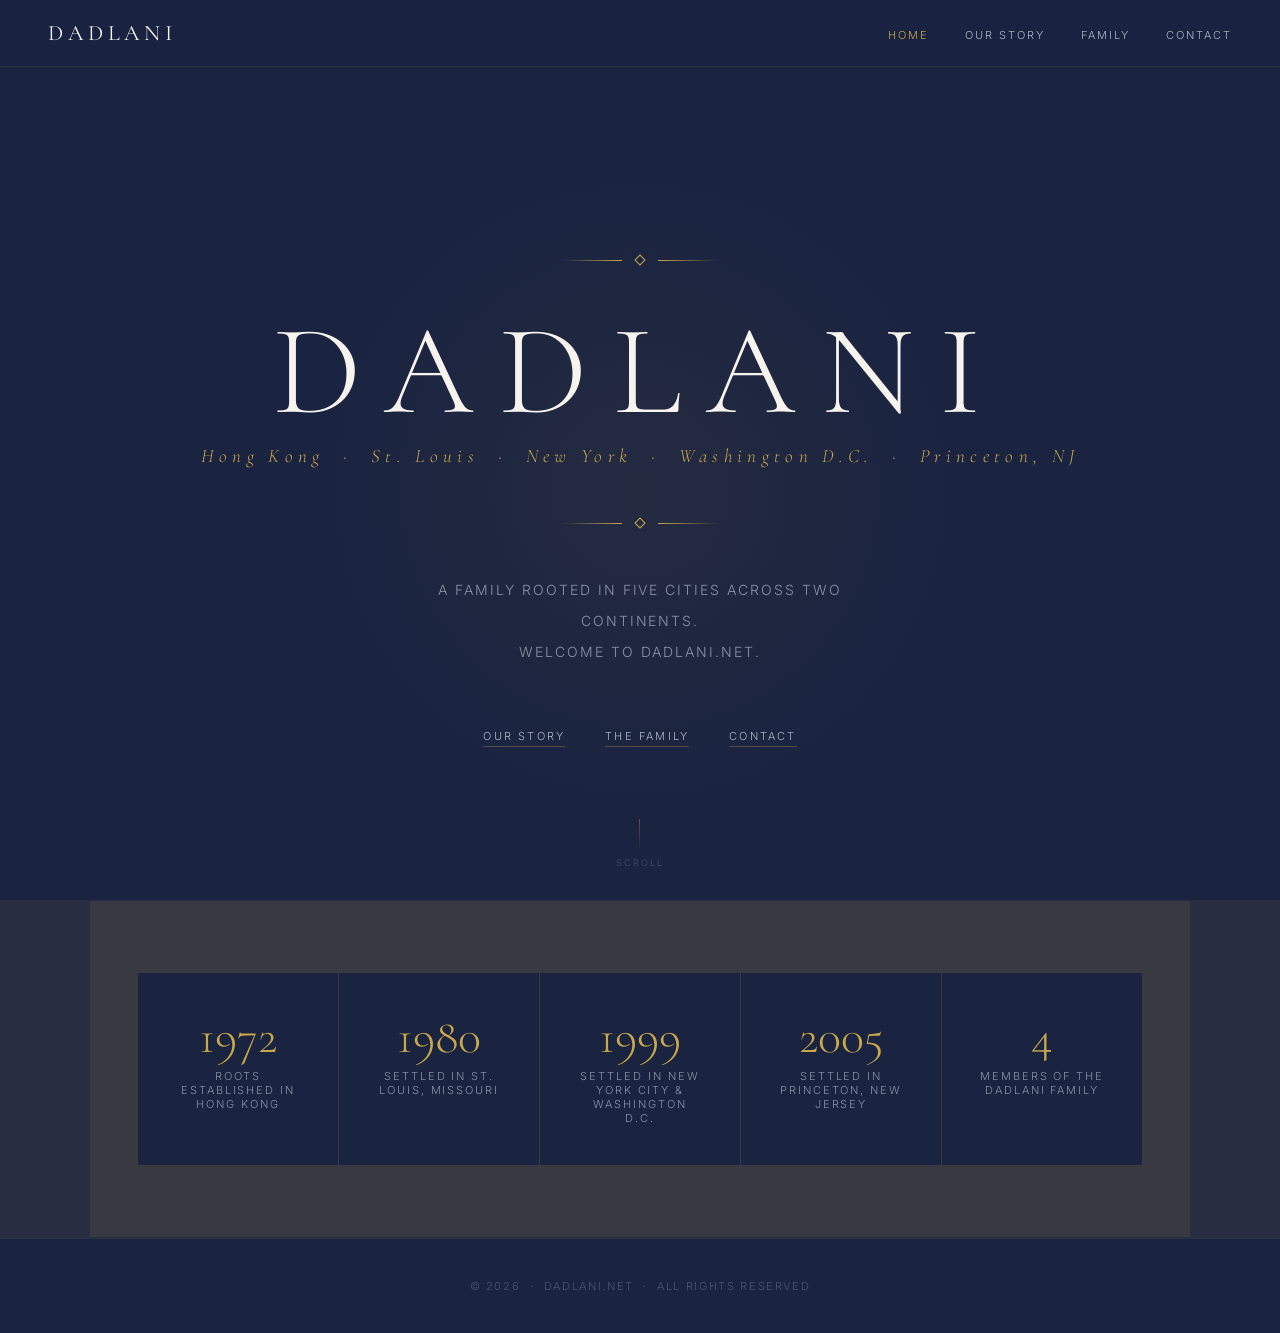
<file: index.html>
<!DOCTYPE html>
<html lang="en">
<head>
  <meta charset="UTF-8" />
  <meta name="viewport" content="width=device-width, initial-scale=1.0" />
  <title>Dadlani Family · dadlani.net</title>
  <link rel="stylesheet" href="style.css" />
  <style>
    /* ── HOME HERO ── */
    .home-hero {
      min-height: calc(100vh - 80px);
      display: flex;
      flex-direction: column;
      align-items: center;
      justify-content: center;
      text-align: center;
      padding: 80px 24px 60px;
      position: relative;
      overflow: hidden;
    }

    .home-hero::before {
      content: '';
      position: absolute;
      top: 50%; left: 50%;
      transform: translate(-50%, -50%);
      width: 700px; height: 700px;
      background: radial-gradient(circle, rgba(201,168,76,0.06) 0%, transparent 65%);
      pointer-events: none;
    }

    .home-crest { margin-bottom: 44px; }

    .home-name {
      font-family: 'Cormorant Garamond', serif;
      font-weight: 300;
      font-size: clamp(64px, 11vw, 128px);
      letter-spacing: 0.2em;
      text-transform: uppercase;
      color: var(--cream);
      line-height: 1;
      margin-bottom: 8px;
    }

    .home-sub {
      font-family: 'Cormorant Garamond', serif;
      font-style: italic;
      font-weight: 300;
      font-size: clamp(14px, 2vw, 19px);
      letter-spacing: 0.28em;
      color: var(--gold);
      margin-bottom: 52px;
    }

    .home-tagline {
      font-size: clamp(12px, 1.5vw, 14px);
      letter-spacing: 0.14em;
      text-transform: uppercase;
      color: var(--slate);
      max-width: 440px;
      line-height: 2.2;
      margin-bottom: 56px;
    }

    .home-nav-links {
      display: flex;
      gap: 40px;
      list-style: none;
      flex-wrap: wrap;
      justify-content: center;
    }

    .home-nav-links a {
      font-size: 11px;
      letter-spacing: 0.2em;
      text-transform: uppercase;
      color: var(--slate-lt);
      border-bottom: 1px solid rgba(201,168,76,0.3);
      padding-bottom: 3px;
      transition: color 0.2s, border-color 0.2s;
    }

    .home-nav-links a:hover {
      color: var(--gold);
      border-color: var(--gold);
    }

    /* ── SCROLL INDICATOR ── */
    .scroll-hint {
      position: absolute;
      bottom: 32px;
      left: 50%;
      transform: translateX(-50%);
      display: flex;
      flex-direction: column;
      align-items: center;
      gap: 6px;
    }

    .scroll-hint span {
      font-size: 9px;
      letter-spacing: 0.22em;
      text-transform: uppercase;
      color: rgba(138,147,166,0.4);
    }

    .scroll-hint-line {
      width: 1px;
      height: 32px;
      background: linear-gradient(to bottom, rgba(201,168,76,0.4), transparent);
      animation: scrollPulse 2s ease-in-out infinite;
    }

    @keyframes scrollPulse {
      0%, 100% { opacity: 0.3; }
      50% { opacity: 1; }
    }

    /* ── INTRO STRIP ── */
    .intro-strip {
      max-width: var(--max);
      margin: 0 auto;
      padding: 72px 48px;
      display: grid;
      grid-template-columns: repeat(5, 1fr);
      gap: 1px;
      background: rgba(201,168,76,0.1);
    }

    .intro-item {
      background: var(--navy);
      padding: 40px 36px;
      text-align: center;
    }

    .intro-number {
      font-family: 'Cormorant Garamond', serif;
      font-size: 48px;
      font-weight: 300;
      color: var(--gold);
      line-height: 1;
      margin-bottom: 8px;
    }

    .intro-label {
      font-size: 11px;
      letter-spacing: 0.18em;
      text-transform: uppercase;
      color: var(--slate);
    }

    /* ── ANIMATIONS ── */
    @media (prefers-reduced-motion: no-preference) {
      .home-crest, .home-name, .home-sub, .home-crest2, .home-tagline, .home-nav-links {
        opacity: 0;
        animation: fadeUp 0.9s ease forwards;
      }
      .home-crest       { animation-delay: 0.1s; }
      .home-name        { animation-delay: 0.3s; }
      .home-sub         { animation-delay: 0.45s; }
      .home-crest2      { animation-delay: 0.45s; }
      .home-tagline     { animation-delay: 0.6s; }
      .home-nav-links   { animation-delay: 0.75s; }

      @keyframes fadeUp {
        from { opacity: 0; transform: translateY(16px); }
        to   { opacity: 1; transform: translateY(0); }
      }
    }

    @media (max-width: 768px) {
      .intro-strip { grid-template-columns: 1fr 1fr; padding: 40px 24px; }
    }
    @media (max-width: 480px) {
      .intro-strip { grid-template-columns: 1fr; }
      .home-nav-links { gap: 24px; }
    }
  </style>
</head>
<body>

<nav>
  <a class="nav-logo" href="/">Dad<span>lani</span></a>
  <ul class="nav-links">
    <li><a href="/" class="active">Home</a></li>
    <li><a href="/history/">Our Story</a></li>
    <li><a href="/family/">Family</a></li>
    <li><a href="/contact/">Contact</a></li>
  </ul>
</nav>

<main>
  <section class="home-hero">
    <div class="crest home-crest">
      <div class="crest-line"></div>
      <div class="crest-diamond"></div>
      <div class="crest-line-r"></div>
    </div>

    <h1 class="home-name">Dadlani</h1>
    <p class="home-sub">Hong Kong &nbsp;·&nbsp; St. Louis &nbsp;·&nbsp; New York &nbsp;·&nbsp; Washington D.C. &nbsp;·&nbsp; Princeton, NJ</p>

    <div class="crest home-crest2" style="margin-bottom: 48px;">
      <div class="crest-line"></div>
      <div class="crest-diamond"></div>
      <div class="crest-line-r"></div>
    </div>

    <p class="home-tagline">A family rooted in five cities across two continents.<br>Welcome to dadlani.net.</p>

    <ul class="home-nav-links">
      <li><a href="/history/">Our Story</a></li>
      <li><a href="/family/">The Family</a></li>
      <li><a href="/contact/">Contact</a></li>
    </ul>

    <div class="scroll-hint" aria-hidden="true">
      <div class="scroll-hint-line"></div>
      <span>Scroll</span>
    </div>
  </section>

  <div style="background: rgba(201,168,76,0.08); padding: 1px 0;">
    <div class="intro-strip">
      <div class="intro-item">
        <div class="intro-number">1972</div>
        <div class="intro-label">Roots established in Hong Kong</div>
      </div>
      <div class="intro-item">
        <div class="intro-number">1980</div>
        <div class="intro-label">Settled in St. Louis, Missouri</div>
      </div>
      <div class="intro-item">
        <div class="intro-number">1999</div>
        <div class="intro-label">Settled in New York City &amp; Washington D.C.</div>
      </div>
      <div class="intro-item">
        <div class="intro-number">2005</div>
        <div class="intro-label">Settled in Princeton, New Jersey</div>
      </div>
      <div class="intro-item">
        <div class="intro-number">4</div>
        <div class="intro-label">Members of the Dadlani family</div>
      </div>
    </div>
  </div>
</main>

<footer>
  <p>&copy; 2026 &nbsp;·&nbsp; dadlani.net &nbsp;·&nbsp; All rights reserved</p>
</footer>

</body>
</html>
</file>
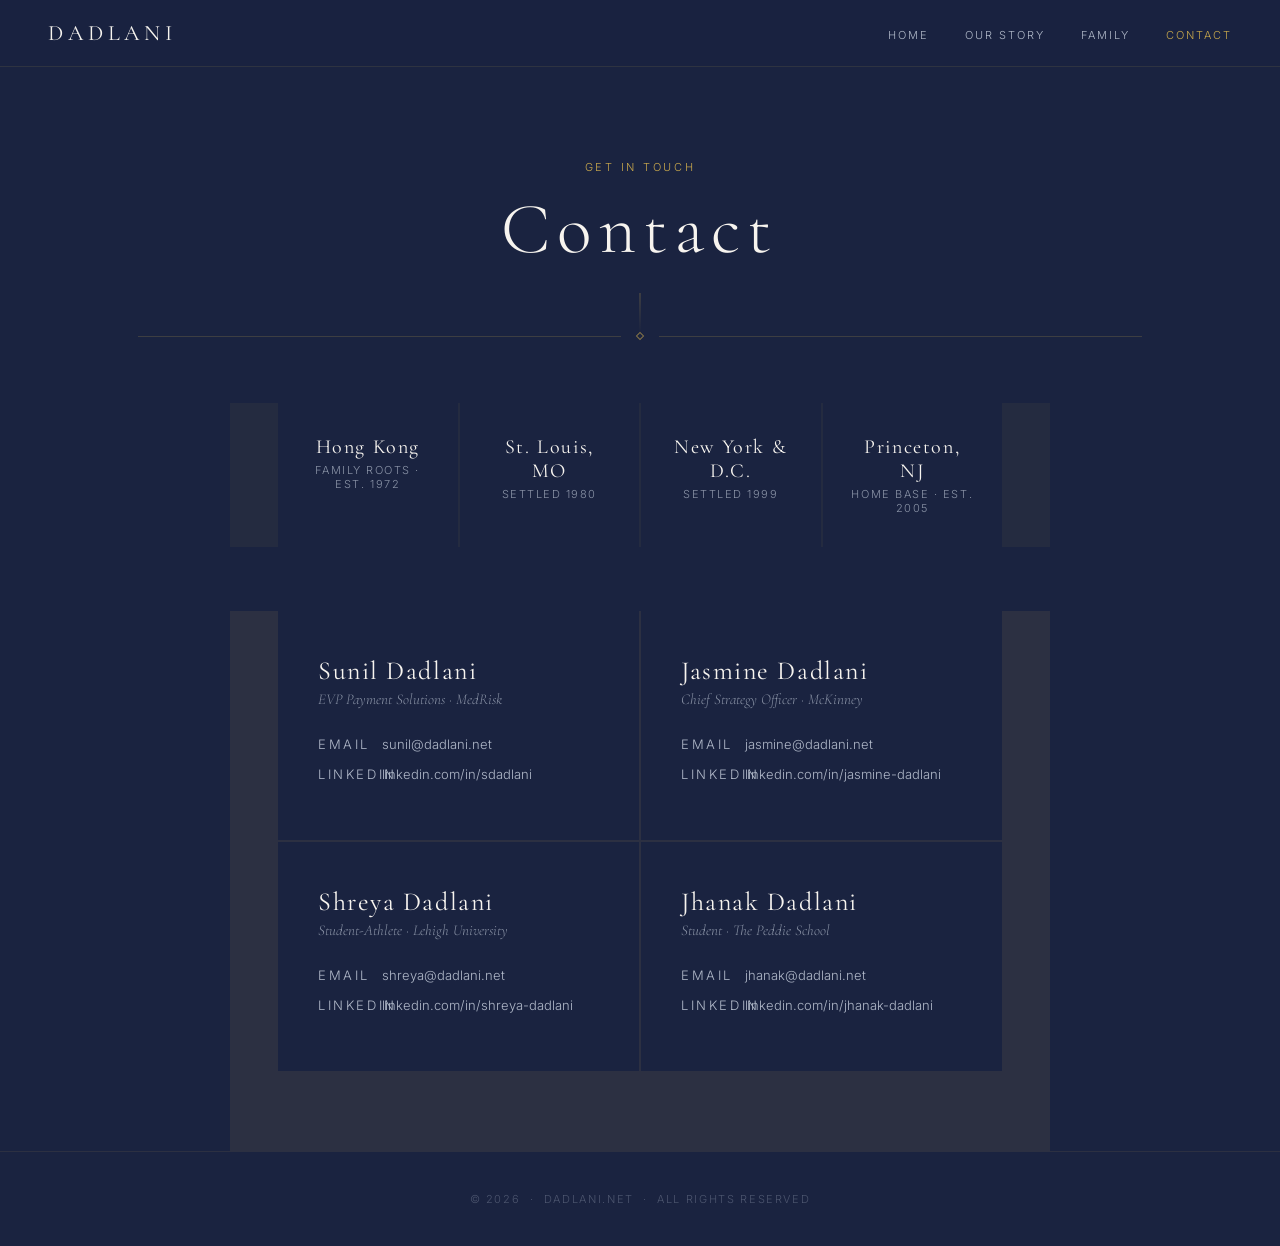
<file: contact/index.html>
<!DOCTYPE html>
<html lang="en">
<head>
  <meta charset="UTF-8" />
  <meta name="viewport" content="width=device-width, initial-scale=1.0" />
  <title>Contact · Dadlani Family</title>
  <link rel="stylesheet" href="../style.css" />
  <style>
    .contact-grid {
      max-width: 820px;
      margin: 0 auto;
      padding: 0 48px 80px;
      display: grid;
      grid-template-columns: 1fr 1fr;
      gap: 2px;
      background: rgba(201,168,76,0.1);
    }

    .contact-card {
      background: var(--navy);
      padding: 44px 40px;
      transition: background 0.3s;
    }

    .contact-card:hover { background: var(--navy-lt); }

    .contact-name {
      font-family: 'Cormorant Garamond', serif;
      font-weight: 400;
      font-size: 26px;
      letter-spacing: 0.06em;
      color: var(--cream);
      margin-bottom: 4px;
    }

    .contact-role {
      font-family: 'Cormorant Garamond', serif;
      font-style: italic;
      font-size: 15px;
      color: var(--slate);
      margin-bottom: 28px;
    }

    .contact-item {
      display: flex;
      align-items: center;
      gap: 12px;
      margin-bottom: 14px;
    }

    .contact-item-label {
      font-size: 10px;
      letter-spacing: 0.2em;
      text-transform: uppercase;
      color: var(--gold);
      width: 52px;
      flex-shrink: 0;
    }

    .contact-item a,
    .contact-item span {
      font-size: 13px;
      color: var(--slate-lt);
      font-weight: 300;
      transition: color 0.2s;
    }

    .contact-item a:hover { color: var(--gold-lt); }

    /* ── LOCATION STRIP ── */
    .location-strip {
      max-width: 820px;
      margin: 0 auto 64px;
      padding: 0 48px;
      display: flex;
      gap: 2px;
      background: rgba(201,168,76,0.06);
    }

    .location-item {
      flex: 1;
      background: var(--navy);
      padding: 32px 28px;
      text-align: center;
    }

    .location-city {
      font-family: 'Cormorant Garamond', serif;
      font-weight: 400;
      font-size: 20px;
      letter-spacing: 0.08em;
      color: var(--cream);
      margin-bottom: 4px;
    }

    .location-detail {
      font-size: 11px;
      letter-spacing: 0.14em;
      text-transform: uppercase;
      color: var(--slate);
    }

    @media (max-width: 640px) {
      .contact-grid { grid-template-columns: 1fr; padding: 0 0 60px; }
      .contact-card { padding: 36px 24px; }
      .location-strip { flex-direction: column; padding: 0 0 0; }
    }
  </style>
</head>
<body>

<nav>
  <a class="nav-logo" href="/">Dad<span>lani</span></a>
  <ul class="nav-links">
    <li><a href="/">Home</a></li>
    <li><a href="/history/">Our Story</a></li>
    <li><a href="/family/">Family</a></li>
    <li><a href="/contact/" class="active">Contact</a></li>
  </ul>
</nav>

<main>
  <div class="page-hero">
    <p class="eyebrow">Get in Touch</p>
    <h1 class="page-title">Contact</h1>
  </div>

  <div class="rule">
    <div class="rule-line"></div>
    <div class="rule-diamond"></div>
    <div class="rule-line"></div>
  </div>

  <div class="location-strip">
    <div class="location-item">
      <div class="location-city">Hong Kong</div>
      <div class="location-detail">Family roots · Est. 1972</div>
    </div>
    <div class="location-item">
      <div class="location-city">St. Louis, MO</div>
      <div class="location-detail">Settled 1980</div>
    </div>
    <div class="location-item">
      <div class="location-city">New York &amp; D.C.</div>
      <div class="location-detail">Settled 1999</div>
    </div>
    <div class="location-item">
      <div class="location-city">Princeton, NJ</div>
      <div class="location-detail">Home base · Est. 2005</div>
    </div>
  </div>

  <div class="contact-grid">

    <div class="contact-card">
      <div class="contact-name">Sunil Dadlani</div>
      <div class="contact-role">EVP Payment Solutions · MedRisk</div>
      <div class="contact-item">
        <span class="contact-item-label">Email</span>
        <a href="mailto:sunil@dadlani.net">sunil@dadlani.net</a>
      </div>
      <div class="contact-item">
        <span class="contact-item-label">LinkedIn</span>
        <a href="https://www.linkedin.com/in/sdadlani/" target="_blank" rel="noopener">linkedin.com/in/sdadlani</a>
      </div>
    </div>

    <div class="contact-card">
      <div class="contact-name">Jasmine Dadlani</div>
      <div class="contact-role">Chief Strategy Officer · McKinney</div>
      <div class="contact-item">
        <span class="contact-item-label">Email</span>
        <a href="mailto:jasmine@dadlani.net">jasmine@dadlani.net</a>
      </div>
      <div class="contact-item">
        <span class="contact-item-label">LinkedIn</span>
        <a href="https://www.linkedin.com/in/jasmine-dadlani-44a48942/" target="_blank" rel="noopener">linkedin.com/in/jasmine-dadlani</a>
      </div>
    </div>

    <div class="contact-card">
      <div class="contact-name">Shreya Dadlani</div>
      <div class="contact-role">Student-Athlete · Lehigh University</div>
      <div class="contact-item">
        <span class="contact-item-label">Email</span>
        <a href="mailto:shreya@dadlani.net">shreya@dadlani.net</a>
      </div>
      <div class="contact-item">
        <span class="contact-item-label">LinkedIn</span>
        <a href="https://www.linkedin.com/in/shreya-dadlani-7273b6394/" target="_blank" rel="noopener">linkedin.com/in/shreya-dadlani</a>
      </div>
    </div>

    <div class="contact-card">
      <div class="contact-name">Jhanak Dadlani</div>
      <div class="contact-role">Student · The Peddie School</div>
      <div class="contact-item">
        <span class="contact-item-label">Email</span>
        <a href="mailto:jhanak@dadlani.net">jhanak@dadlani.net</a>
      </div>
      <div class="contact-item">
        <span class="contact-item-label">LinkedIn</span>
        <a href="https://www.linkedin.com/in/jhanak-dadlani-320503387/" target="_blank" rel="noopener">linkedin.com/in/jhanak-dadlani</a>
      </div>
    </div>

  </div>
</main>

<footer>
  <p>&copy; 2026 &nbsp;·&nbsp; dadlani.net &nbsp;·&nbsp; All rights reserved</p>
</footer>

</body>
</html>
</file>
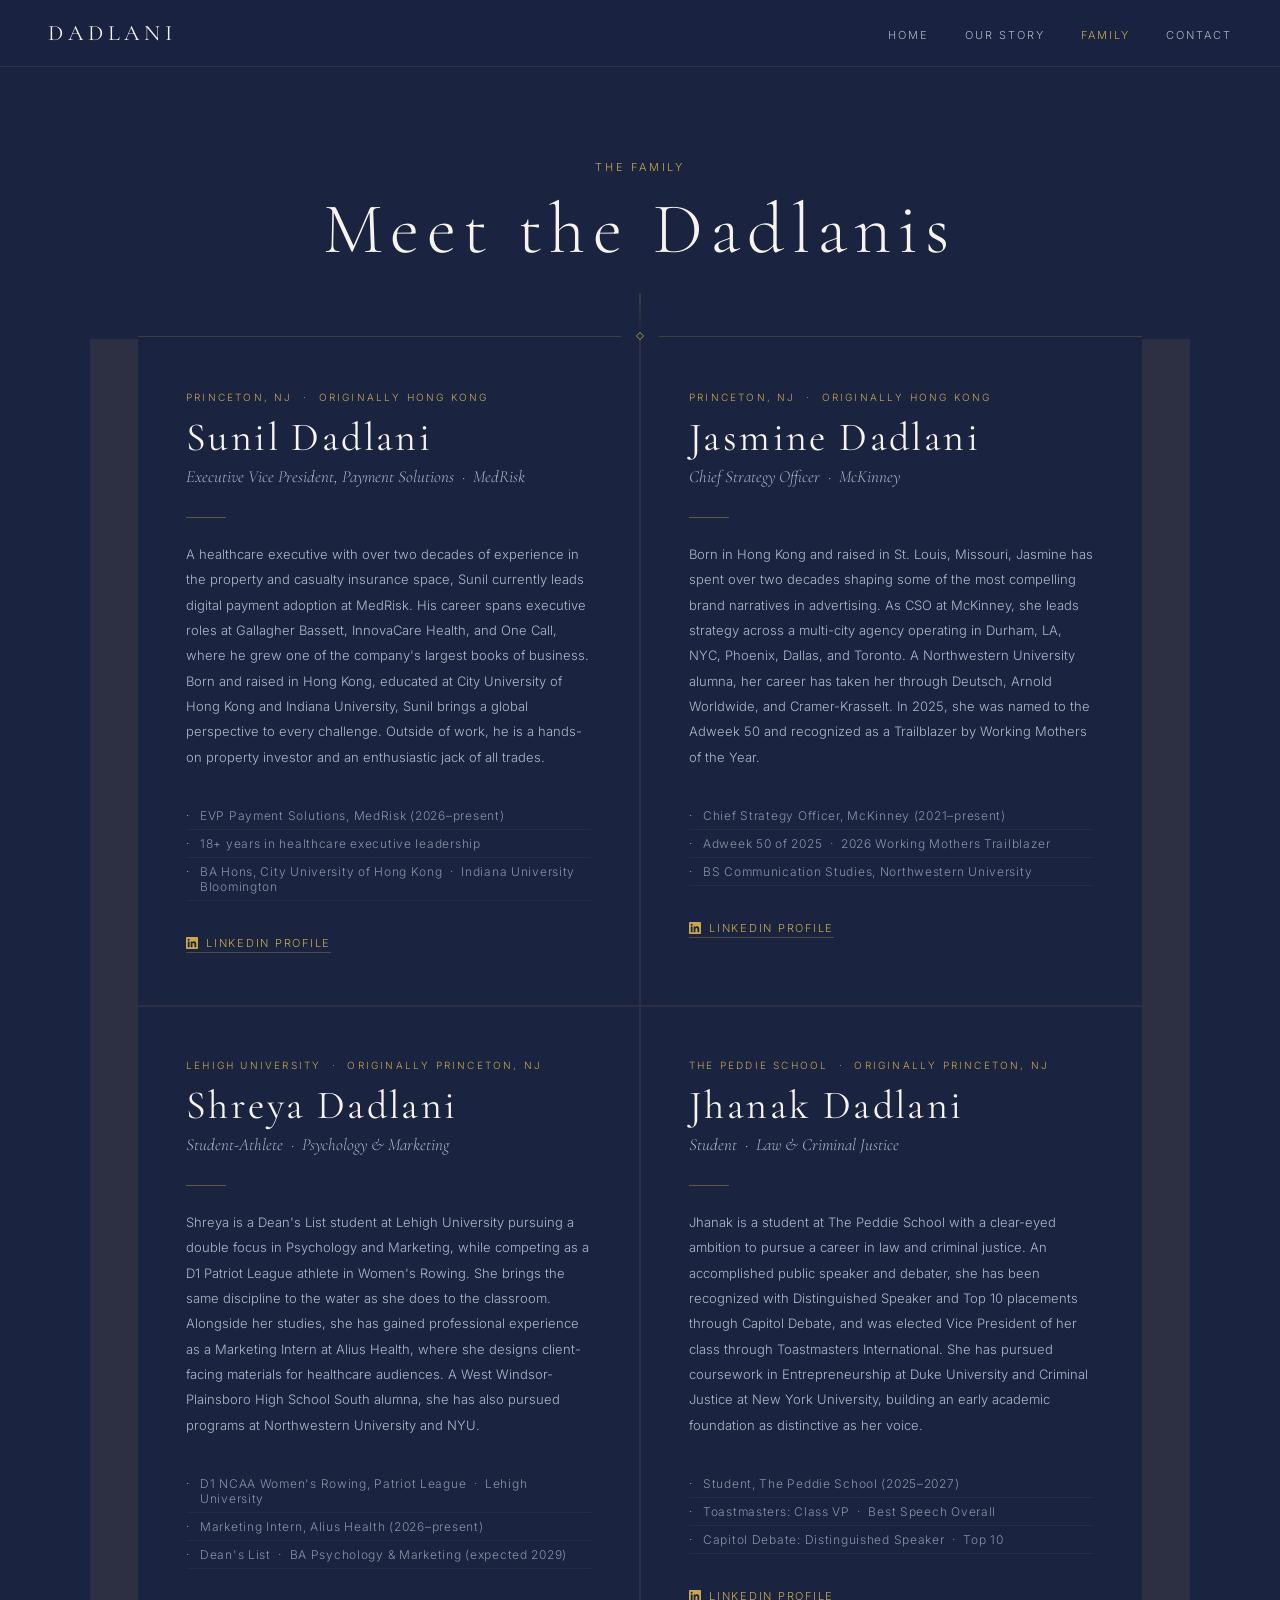
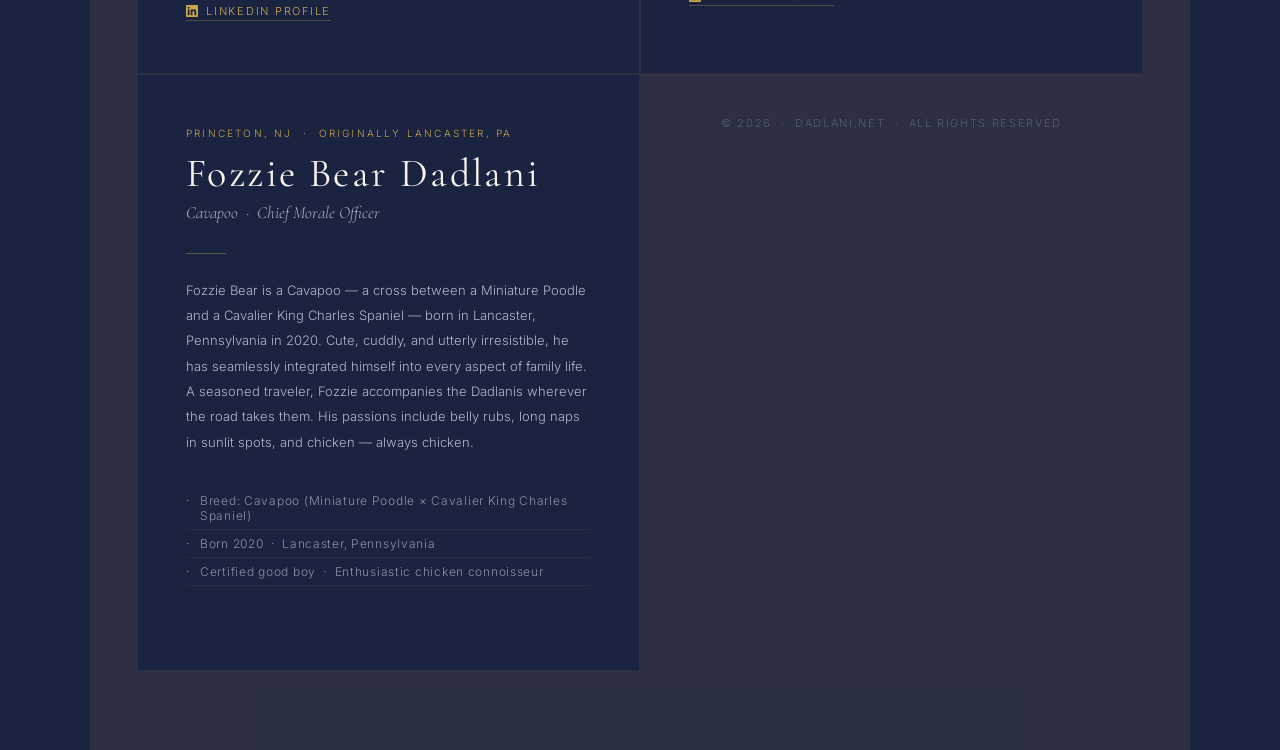
<file: family/index.html>
<!DOCTYPE html>
<html lang="en">
<head>
  <meta charset="UTF-8" />
  <meta name="viewport" content="width=device-width, initial-scale=1.0" />
  <title>The Family · Dadlani Family</title>
  <link rel="stylesheet" href="../style.css" />
  <style>
    /* ── MEMBER GRID ── */
    .members {
      max-width: var(--max);
      margin: 0 auto;
      padding: 0 48px 80px;
      display: grid;
      grid-template-columns: 1fr 1fr;
      gap: 2px;
      background: rgba(201,168,76,0.1);
    }

    .member {
      background: var(--navy);
      padding: 52px 48px;
      position: relative;
      transition: background 0.3s;
    }

    .member:hover { background: var(--navy-lt); }

    .member-eyebrow {
      font-size: 10px;
      letter-spacing: 0.22em;
      text-transform: uppercase;
      color: var(--gold);
      margin-bottom: 12px;
    }

    .member-name {
      font-family: 'Cormorant Garamond', serif;
      font-weight: 400;
      font-size: clamp(28px, 3.5vw, 40px);
      letter-spacing: 0.06em;
      color: var(--cream);
      margin-bottom: 6px;
      line-height: 1.1;
    }

    .member-title {
      font-family: 'Cormorant Garamond', serif;
      font-style: italic;
      font-size: clamp(14px, 1.8vw, 17px);
      color: var(--slate-lt);
      margin-bottom: 28px;
      line-height: 1.4;
    }

    .member-rule {
      width: 40px;
      height: 1px;
      background: var(--gold);
      opacity: 0.4;
      margin-bottom: 24px;
    }

    .member-bio {
      font-size: 13px;
      line-height: 1.95;
      color: var(--slate-lt);
      font-weight: 300;
      margin-bottom: 32px;
    }

    .member-highlights {
      list-style: none;
      margin-bottom: 32px;
    }

    .member-highlights li {
      font-size: 12px;
      letter-spacing: 0.06em;
      color: var(--slate);
      padding: 6px 0;
      border-bottom: 1px solid rgba(201,168,76,0.08);
      padding-left: 14px;
      position: relative;
    }

    .member-highlights li::before {
      content: '·';
      position: absolute;
      left: 0;
      color: var(--gold);
    }

    .member-link {
      display: inline-flex;
      align-items: center;
      gap: 8px;
      font-size: 11px;
      letter-spacing: 0.16em;
      text-transform: uppercase;
      color: var(--gold);
      border-bottom: 1px solid rgba(201,168,76,0.3);
      padding-bottom: 2px;
      transition: color 0.2s, border-color 0.2s;
    }

    .member-link:hover { color: var(--gold-lt); border-color: var(--gold-lt); }

    .member-link svg {
      width: 12px; height: 12px;
      fill: currentColor;
    }

    @media (max-width: 768px) {
      .members { grid-template-columns: 1fr; padding: 0 0 60px; }
      .member { padding: 44px 24px; }
    }
  </style>
</head>
<body>

<nav>
  <a class="nav-logo" href="/">Dad<span>lani</span></a>
  <ul class="nav-links">
    <li><a href="/">Home</a></li>
    <li><a href="/history/">Our Story</a></li>
    <li><a href="/family/" class="active">Family</a></li>
    <li><a href="/contact/">Contact</a></li>
  </ul>
</nav>

<main>
  <div class="page-hero">
    <p class="eyebrow">The Family</p>
    <h1 class="page-title">Meet the Dadlanis</h1>
  </div>

  <div class="rule" style="margin-bottom: 0; padding-bottom: 0;">
    <div class="rule-line"></div>
    <div class="rule-diamond"></div>
    <div class="rule-line"></div>
  </div>

  <div class="members">

    <!-- SUNIL -->
    <div class="member">
      <div class="member-eyebrow">Princeton, NJ &nbsp;·&nbsp; Originally Hong Kong</div>
      <h2 class="member-name">Sunil Dadlani</h2>
      <div class="member-title">Executive Vice President, Payment Solutions &nbsp;·&nbsp; MedRisk</div>
      <div class="member-rule"></div>
      <p class="member-bio">
        A healthcare executive with over two decades of experience in the property and casualty insurance space, Sunil currently leads digital payment adoption at MedRisk. His career spans executive roles at Gallagher Bassett, InnovaCare Health, and One Call, where he grew one of the company's largest books of business. Born and raised in Hong Kong, educated at City University of Hong Kong and Indiana University, Sunil brings a global perspective to every challenge. Outside of work, he is a hands-on property investor and an enthusiastic jack of all trades.
      </p>
      <ul class="member-highlights">
        <li>EVP Payment Solutions, MedRisk (2026–present)</li>
        <li>18+ years in healthcare executive leadership</li>
        <li>BA Hons, City University of Hong Kong &nbsp;·&nbsp; Indiana University Bloomington</li>
      </ul>
      <a class="member-link" href="https://www.linkedin.com/in/sdadlani/" target="_blank" rel="noopener">
        <svg viewBox="0 0 24 24" xmlns="http://www.w3.org/2000/svg"><path d="M20.447 20.452h-3.554v-5.569c0-1.328-.027-3.037-1.852-3.037-1.853 0-2.136 1.445-2.136 2.939v5.667H9.351V9h3.414v1.561h.046c.477-.9 1.637-1.85 3.37-1.85 3.601 0 4.267 2.37 4.267 5.455v6.286zM5.337 7.433a2.062 2.062 0 01-2.063-2.065 2.064 2.064 0 112.063 2.065zm1.782 13.019H3.555V9h3.564v11.452zM22.225 0H1.771C.792 0 0 .774 0 1.729v20.542C0 23.227.792 24 1.771 24h20.451C23.2 24 24 23.227 24 22.271V1.729C24 .774 23.2 0 22.222 0h.003z"/></svg>
        LinkedIn Profile
      </a>
    </div>

    <!-- JASMINE -->
    <div class="member">
      <div class="member-eyebrow">Princeton, NJ &nbsp;·&nbsp; Originally Hong Kong</div>
      <h2 class="member-name">Jasmine Dadlani</h2>
      <div class="member-title">Chief Strategy Officer &nbsp;·&nbsp; McKinney</div>
      <div class="member-rule"></div>
      <p class="member-bio">
        Born in Hong Kong and raised in St. Louis, Missouri, Jasmine has spent over two decades shaping some of the most compelling brand narratives in advertising. As CSO at McKinney, she leads strategy across a multi-city agency operating in Durham, LA, NYC, Phoenix, Dallas, and Toronto. A Northwestern University alumna, her career has taken her through Deutsch, Arnold Worldwide, and Cramer-Krasselt. In 2025, she was named to the Adweek 50 and recognized as a Trailblazer by Working Mothers of the Year.
      </p>
      <ul class="member-highlights">
        <li>Chief Strategy Officer, McKinney (2021–present)</li>
        <li>Adweek 50 of 2025 &nbsp;·&nbsp; 2026 Working Mothers Trailblazer</li>
        <li>BS Communication Studies, Northwestern University</li>
      </ul>
      <a class="member-link" href="https://www.linkedin.com/in/jasmine-dadlani-44a48942/" target="_blank" rel="noopener">
        <svg viewBox="0 0 24 24" xmlns="http://www.w3.org/2000/svg"><path d="M20.447 20.452h-3.554v-5.569c0-1.328-.027-3.037-1.852-3.037-1.853 0-2.136 1.445-2.136 2.939v5.667H9.351V9h3.414v1.561h.046c.477-.9 1.637-1.85 3.37-1.85 3.601 0 4.267 2.37 4.267 5.455v6.286zM5.337 7.433a2.062 2.062 0 01-2.063-2.065 2.064 2.064 0 112.063 2.065zm1.782 13.019H3.555V9h3.564v11.452zM22.225 0H1.771C.792 0 0 .774 0 1.729v20.542C0 23.227.792 24 1.771 24h20.451C23.2 24 24 23.227 24 22.271V1.729C24 .774 23.2 0 22.222 0h.003z"/></svg>
        LinkedIn Profile
      </a>
    </div>

    <!-- SHREYA -->
    <div class="member">
      <div class="member-eyebrow">Lehigh University &nbsp;·&nbsp; Originally Princeton, NJ</div>
      <h2 class="member-name">Shreya Dadlani</h2>
      <div class="member-title">Student-Athlete &nbsp;·&nbsp; Psychology & Marketing</div>
      <div class="member-rule"></div>
      <p class="member-bio">
        Shreya is a Dean's List student at Lehigh University pursuing a double focus in Psychology and Marketing, while competing as a D1 Patriot League athlete in Women's Rowing. She brings the same discipline to the water as she does to the classroom. Alongside her studies, she has gained professional experience as a Marketing Intern at Alius Health, where she designs client-facing materials for healthcare audiences. A West Windsor-Plainsboro High School South alumna, she has also pursued programs at Northwestern University and NYU.
      </p>
      <ul class="member-highlights">
        <li>D1 NCAA Women's Rowing, Patriot League &nbsp;·&nbsp; Lehigh University</li>
        <li>Marketing Intern, Alius Health (2026–present)</li>
        <li>Dean's List &nbsp;·&nbsp; BA Psychology & Marketing (expected 2029)</li>
      </ul>
      <a class="member-link" href="https://www.linkedin.com/in/shreya-dadlani-7273b6394/" target="_blank" rel="noopener">
        <svg viewBox="0 0 24 24" xmlns="http://www.w3.org/2000/svg"><path d="M20.447 20.452h-3.554v-5.569c0-1.328-.027-3.037-1.852-3.037-1.853 0-2.136 1.445-2.136 2.939v5.667H9.351V9h3.414v1.561h.046c.477-.9 1.637-1.85 3.37-1.85 3.601 0 4.267 2.37 4.267 5.455v6.286zM5.337 7.433a2.062 2.062 0 01-2.063-2.065 2.064 2.064 0 112.063 2.065zm1.782 13.019H3.555V9h3.564v11.452zM22.225 0H1.771C.792 0 0 .774 0 1.729v20.542C0 23.227.792 24 1.771 24h20.451C23.2 24 24 23.227 24 22.271V1.729C24 .774 23.2 0 22.222 0h.003z"/></svg>
        LinkedIn Profile
      </a>
    </div>

    <!-- JHANAK -->
    <div class="member">
      <div class="member-eyebrow">The Peddie School &nbsp;·&nbsp; Originally Princeton, NJ</div>
      <h2 class="member-name">Jhanak Dadlani</h2>
      <div class="member-title">Student &nbsp;·&nbsp; Law & Criminal Justice</div>
      <div class="member-rule"></div>
      <p class="member-bio">
        Jhanak is a student at The Peddie School with a clear-eyed ambition to pursue a career in law and criminal justice. An accomplished public speaker and debater, she has been recognized with Distinguished Speaker and Top 10 placements through Capitol Debate, and was elected Vice President of her class through Toastmasters International. She has pursued coursework in Entrepreneurship at Duke University and Criminal Justice at New York University, building an early academic foundation as distinctive as her voice.
      </p>
      <ul class="member-highlights">
        <li>Student, The Peddie School (2025–2027)</li>
        <li>Toastmasters: Class VP &nbsp;·&nbsp; Best Speech Overall</li>
        <li>Capitol Debate: Distinguished Speaker &nbsp;·&nbsp; Top 10</li>
      </ul>
      <a class="member-link" href="https://www.linkedin.com/in/jhanak-dadlani-320503387/" target="_blank" rel="noopener">
        <svg viewBox="0 0 24 24" xmlns="http://www.w3.org/2000/svg"><path d="M20.447 20.452h-3.554v-5.569c0-1.328-.027-3.037-1.852-3.037-1.853 0-2.136 1.445-2.136 2.939v5.667H9.351V9h3.414v1.561h.046c.477-.9 1.637-1.85 3.37-1.85 3.601 0 4.267 2.37 4.267 5.455v6.286zM5.337 7.433a2.062 2.062 0 01-2.063-2.065 2.064 2.064 0 112.063 2.065zm1.782 13.019H3.555V9h3.564v11.452zM22.225 0H1.771C.792 0 0 .774 0 1.729v20.542C0 23.227.792 24 1.771 24h20.451C23.2 24 24 23.227 24 22.271V1.729C24 .774 23.2 0 22.222 0h.003z"/></svg>
        LinkedIn Profile
      </a>
    </div>

    <!-- FOZZIE -->
    <div class="member">
      <div class="member-eyebrow">Princeton, NJ &nbsp;·&nbsp; Originally Lancaster, PA</div>
      <h2 class="member-name">Fozzie Bear Dadlani</h2>
      <div class="member-title">Cavapoo &nbsp;·&nbsp; Chief Morale Officer</div>
      <div class="member-rule"></div>
      <p class="member-bio">
        Fozzie Bear is a Cavapoo — a cross between a Miniature Poodle and a Cavalier King Charles Spaniel — born in Lancaster, Pennsylvania in 2020. Cute, cuddly, and utterly irresistible, he has seamlessly integrated himself into every aspect of family life. A seasoned traveler, Fozzie accompanies the Dadlanis wherever the road takes them. His passions include belly rubs, long naps in sunlit spots, and chicken — always chicken.
      </p>
      <ul class="member-highlights">
        <li>Breed: Cavapoo (Miniature Poodle × Cavalier King Charles Spaniel)</li>
        <li>Born 2020 &nbsp;·&nbsp; Lancaster, Pennsylvania</li>
        <li>Certified good boy &nbsp;·&nbsp; Enthusiastic chicken connoisseur</li>
      </ul>
    </div>

<footer>
  <p>&copy; 2026 &nbsp;·&nbsp; dadlani.net &nbsp;·&nbsp; All rights reserved</p>
</footer>

</body>
</html>
</file>
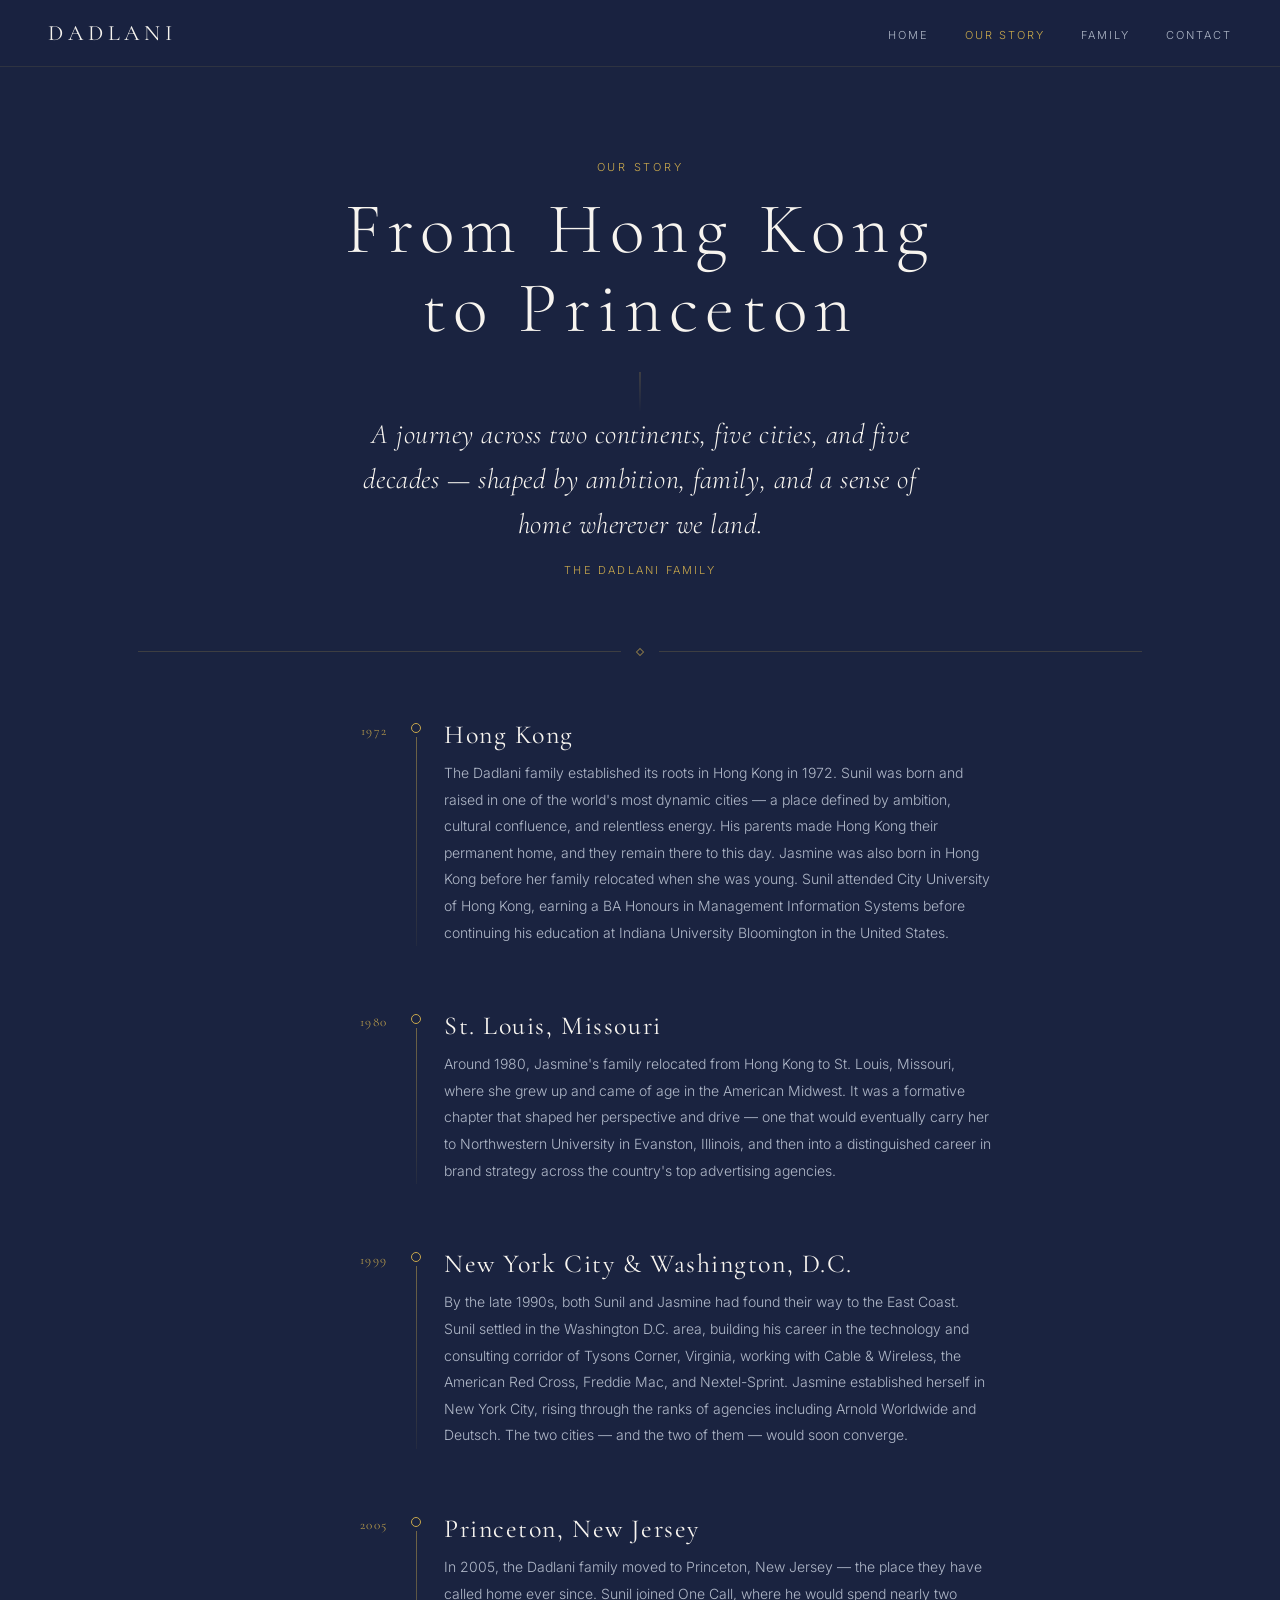
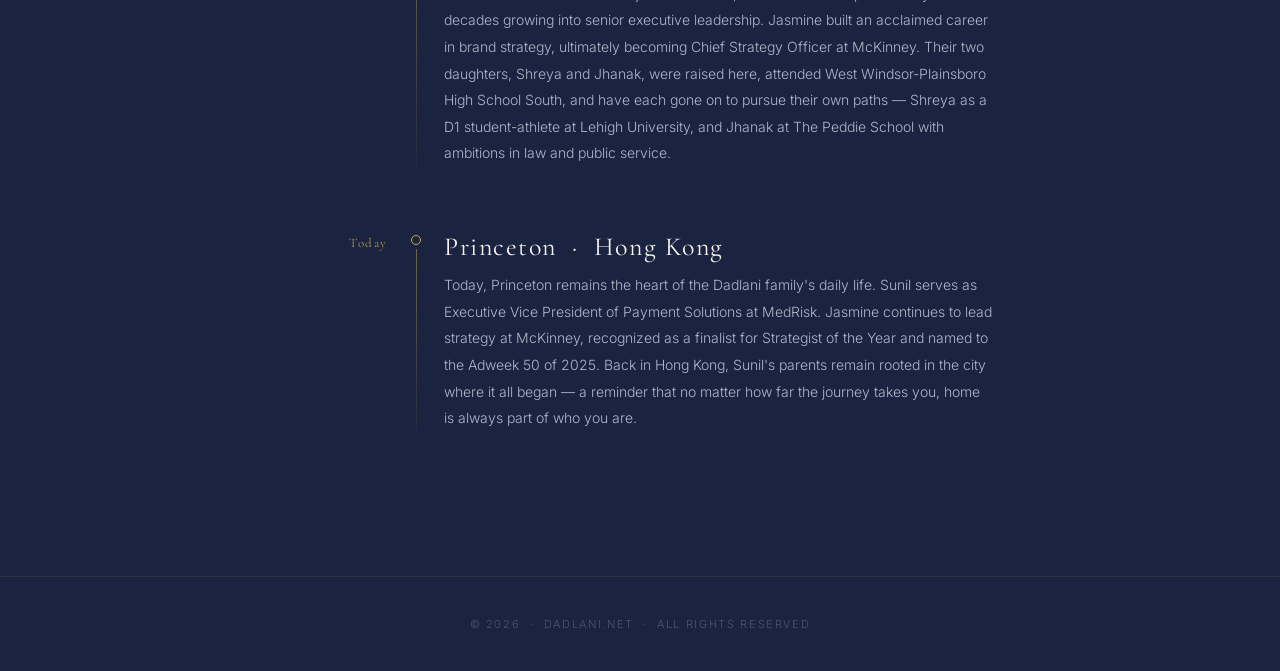
<file: history/index.html>
<!DOCTYPE html>
<html lang="en">
<head>
  <meta charset="UTF-8" />
  <meta name="viewport" content="width=device-width, initial-scale=1.0" />
  <title>Our Story · Dadlani Family</title>
  <link rel="stylesheet" href="../style.css" />
  <style>
    /* ── TIMELINE ── */
    .timeline {
      max-width: 800px;
      margin: 0 auto;
      padding: 0 48px 80px;
      position: relative;
    }

    .tl-item {
      display: grid;
      grid-template-columns: 100px 24px 1fr;
      gap: 0 16px;
      margin-bottom: 64px;
      position: relative;
    }

    .tl-year {
      font-family: 'Cormorant Garamond', serif;
      font-weight: 300;
      font-size: 13px;
      letter-spacing: 0.12em;
      color: var(--gold);
      text-align: right;
      padding-top: 4px;
    }

    .tl-line {
      display: flex;
      flex-direction: column;
      align-items: center;
    }

    .tl-dot {
      width: 10px; height: 10px;
      border-radius: 50%;
      border: 1px solid var(--gold);
      background: var(--navy);
      flex-shrink: 0;
      margin-top: 4px;
      position: relative;
      z-index: 1;
    }

    .tl-track {
      flex: 1;
      width: 1px;
      background: linear-gradient(to bottom, rgba(201,168,76,0.5), rgba(201,168,76,0.05));
      margin-top: 4px;
    }

    .tl-content {
      padding-top: 0;
    }

    .tl-place {
      font-family: 'Cormorant Garamond', serif;
      font-weight: 400;
      font-size: 26px;
      letter-spacing: 0.06em;
      color: var(--cream);
      margin-bottom: 10px;
      line-height: 1.2;
    }

    .tl-body {
      font-size: 14px;
      line-height: 1.9;
      color: var(--slate-lt);
      font-weight: 300;
    }

    /* ── PULL QUOTE ── */
    .pull-quote {
      max-width: 700px;
      margin: 0 auto 72px;
      padding: 0 48px;
      text-align: center;
    }

    .pull-quote blockquote {
      font-family: 'Cormorant Garamond', serif;
      font-style: italic;
      font-weight: 300;
      font-size: clamp(20px, 3vw, 28px);
      line-height: 1.6;
      color: var(--cream);
      letter-spacing: 0.02em;
    }

    .pull-quote cite {
      display: block;
      margin-top: 16px;
      font-family: 'Inter', sans-serif;
      font-style: normal;
      font-size: 11px;
      letter-spacing: 0.2em;
      text-transform: uppercase;
      color: var(--gold);
    }

    @media (max-width: 640px) {
      .timeline { padding: 0 16px 60px; }
      .tl-item { grid-template-columns: 72px 20px 1fr; gap: 0 10px; }
      .tl-year { font-size: 11px; }
      .pull-quote { padding: 0 24px; }
    }
  </style>
</head>
<body>

<nav>
  <a class="nav-logo" href="/">Dad<span>lani</span></a>
  <ul class="nav-links">
    <li><a href="/">Home</a></li>
    <li><a href="/history/" class="active">Our Story</a></li>
    <li><a href="/family/">Family</a></li>
    <li><a href="/contact/">Contact</a></li>
  </ul>
</nav>

<main>
  <div class="page-hero">
    <p class="eyebrow">Our Story</p>
    <h1 class="page-title">From Hong Kong<br>to Princeton</h1>
  </div>

  <div class="pull-quote">
    <blockquote>
      A journey across two continents, five cities, and five decades — shaped by ambition, family, and a sense of home wherever we land.
    </blockquote>
    <cite>The Dadlani Family</cite>
  </div>

  <div class="rule">
    <div class="rule-line"></div>
    <div class="rule-diamond"></div>
    <div class="rule-line"></div>
  </div>

  <div class="timeline">

    <div class="tl-item">
      <div class="tl-year">1972</div>
      <div class="tl-line"><div class="tl-dot"></div><div class="tl-track"></div></div>
      <div class="tl-content">
        <div class="tl-place">Hong Kong</div>
        <p class="tl-body">
          The Dadlani family established its roots in Hong Kong in 1972. Sunil was born and raised in one of the world's most dynamic cities — a place defined by ambition, cultural confluence, and relentless energy. His parents made Hong Kong their permanent home, and they remain there to this day. Jasmine was also born in Hong Kong before her family relocated when she was young. Sunil attended City University of Hong Kong, earning a BA Honours in Management Information Systems before continuing his education at Indiana University Bloomington in the United States.
        </p>
      </div>
    </div>

    <div class="tl-item">
      <div class="tl-year">1980</div>
      <div class="tl-line"><div class="tl-dot"></div><div class="tl-track"></div></div>
      <div class="tl-content">
        <div class="tl-place">St. Louis, Missouri</div>
        <p class="tl-body">
          Around 1980, Jasmine's family relocated from Hong Kong to St. Louis, Missouri, where she grew up and came of age in the American Midwest. It was a formative chapter that shaped her perspective and drive — one that would eventually carry her to Northwestern University in Evanston, Illinois, and then into a distinguished career in brand strategy across the country's top advertising agencies.
        </p>
      </div>
    </div>

    <div class="tl-item">
      <div class="tl-year">1999</div>
      <div class="tl-line"><div class="tl-dot"></div><div class="tl-track"></div></div>
      <div class="tl-content">
        <div class="tl-place">New York City &amp; Washington, D.C.</div>
        <p class="tl-body">
          By the late 1990s, both Sunil and Jasmine had found their way to the East Coast. Sunil settled in the Washington D.C. area, building his career in the technology and consulting corridor of Tysons Corner, Virginia, working with Cable & Wireless, the American Red Cross, Freddie Mac, and Nextel-Sprint. Jasmine established herself in New York City, rising through the ranks of agencies including Arnold Worldwide and Deutsch. The two cities — and the two of them — would soon converge.
        </p>
      </div>
    </div>

    <div class="tl-item">
      <div class="tl-year">2005</div>
      <div class="tl-line"><div class="tl-dot"></div><div class="tl-track"></div></div>
      <div class="tl-content">
        <div class="tl-place">Princeton, New Jersey</div>
        <p class="tl-body">
          In 2005, the Dadlani family moved to Princeton, New Jersey — the place they have called home ever since. Sunil joined One Call, where he would spend nearly two decades growing into senior executive leadership. Jasmine built an acclaimed career in brand strategy, ultimately becoming Chief Strategy Officer at McKinney. Their two daughters, Shreya and Jhanak, were raised here, attended West Windsor-Plainsboro High School South, and have each gone on to pursue their own paths — Shreya as a D1 student-athlete at Lehigh University, and Jhanak at The Peddie School with ambitions in law and public service.
        </p>
      </div>
    </div>

    <div class="tl-item">
      <div class="tl-year">Today</div>
      <div class="tl-line"><div class="tl-dot"></div><div class="tl-track"></div></div>
      <div class="tl-content">
        <div class="tl-place">Princeton &nbsp;·&nbsp; Hong Kong</div>
        <p class="tl-body">
          Today, Princeton remains the heart of the Dadlani family's daily life. Sunil serves as Executive Vice President of Payment Solutions at MedRisk. Jasmine continues to lead strategy at McKinney, recognized as a finalist for Strategist of the Year and named to the Adweek 50 of 2025. Back in Hong Kong, Sunil's parents remain rooted in the city where it all began — a reminder that no matter how far the journey takes you, home is always part of who you are.
        </p>
      </div>
    </div>

  </div>
</main>

<footer>
  <p>&copy; 2026 &nbsp;·&nbsp; dadlani.net &nbsp;·&nbsp; All rights reserved</p>
</footer>

</body>
</html>
</file>
<file: style.css>
@import url('https://fonts.googleapis.com/css2?family=Cormorant+Garamond:ital,wght@0,300;0,400;0,600;1,300;1,400&family=Inter:wght@300;400;500&display=swap');

*, *::before, *::after { box-sizing: border-box; margin: 0; padding: 0; }

:root {
  --navy:     #1A2340;
  --navy-lt:  #222d4e;
  --gold:     #C9A84C;
  --gold-lt:  #e2c97e;
  --cream:    #F7F4EF;
  --slate:    #8A93A6;
  --slate-lt: #b0b8c8;
  --white:    #FFFFFF;
  --max:      1100px;
}

html { scroll-behavior: smooth; }

body {
  background: var(--navy);
  color: var(--cream);
  font-family: 'Inter', sans-serif;
  font-weight: 300;
  -webkit-font-smoothing: antialiased;
  min-height: 100vh;
  display: flex;
  flex-direction: column;
}

/* ── NAV ── */
nav {
  position: fixed;
  top: 0; left: 0; right: 0;
  z-index: 100;
  display: flex;
  align-items: center;
  justify-content: space-between;
  padding: 20px 48px;
  background: rgba(26,35,64,0.92);
  backdrop-filter: blur(8px);
  border-bottom: 1px solid rgba(201,168,76,0.12);
}

.nav-logo {
  font-family: 'Cormorant Garamond', serif;
  font-weight: 400;
  font-size: 22px;
  letter-spacing: 0.22em;
  text-transform: uppercase;
  color: var(--cream);
  text-decoration: none;
  transition: color 0.2s;
}

.nav-logo:hover { color: var(--gold); }

.nav-logo span { color: inherit; }

.nav-links {
  display: flex;
  gap: 36px;
  list-style: none;
}

.nav-links a {
  font-family: 'Inter', sans-serif;
  font-weight: 300;
  font-size: 11px;
  letter-spacing: 0.18em;
  text-transform: uppercase;
  color: var(--slate-lt);
  text-decoration: none;
  transition: color 0.2s;
}

.nav-links a:hover,
.nav-links a.active { color: var(--gold); }

/* ── MAIN ── */
main { flex: 1; padding-top: 80px; }

/* ── PAGE HERO (inner pages) ── */
.page-hero {
  display: flex;
  flex-direction: column;
  align-items: center;
  justify-content: center;
  text-align: center;
  padding: 80px 24px 64px;
  position: relative;
}

.page-hero::after {
  content: '';
  position: absolute;
  bottom: 0; left: 50%;
  transform: translateX(-50%);
  width: 1px;
  height: 40px;
  background: linear-gradient(to bottom, rgba(201,168,76,0.4), transparent);
}

.eyebrow {
  font-size: 11px;
  letter-spacing: 0.25em;
  text-transform: uppercase;
  color: var(--gold);
  margin-bottom: 16px;
}

.page-title {
  font-family: 'Cormorant Garamond', serif;
  font-weight: 300;
  font-size: clamp(40px, 6vw, 72px);
  letter-spacing: 0.1em;
  color: var(--cream);
  line-height: 1.1;
}

/* ── SECTION ── */
.section {
  max-width: var(--max);
  margin: 0 auto;
  padding: 72px 48px;
}

/* ── RULE ── */
.rule {
  display: flex;
  align-items: center;
  gap: 16px;
  margin: 0 auto 64px;
  max-width: var(--max);
  padding: 0 48px;
}
.rule-line { flex: 1; height: 1px; background: rgba(201,168,76,0.2); }
.rule-diamond {
  width: 6px; height: 6px;
  border: 1px solid var(--gold);
  transform: rotate(45deg);
  opacity: 0.6;
  flex-shrink: 0;
}

/* ── FOOTER ── */
footer {
  text-align: center;
  padding: 40px 24px;
  border-top: 1px solid rgba(201,168,76,0.1);
}
footer p {
  font-size: 11px;
  letter-spacing: 0.15em;
  text-transform: uppercase;
  color: rgba(138,147,166,0.45);
}

/* ── CREST ornament ── */
.crest {
  display: flex;
  align-items: center;
  gap: 14px;
  justify-content: center;
}
.crest-line { width: 60px; height: 1px; background: linear-gradient(to right, transparent, var(--gold)); }
.crest-line-r { width: 60px; height: 1px; background: linear-gradient(to left, transparent, var(--gold)); }
.crest-diamond { width: 8px; height: 8px; border: 1px solid var(--gold); transform: rotate(45deg); flex-shrink: 0; }

/* ── UTIL ── */
a { color: var(--gold); text-decoration: none; }
a:hover { color: var(--gold-lt); }

@media (max-width: 768px) {
  nav { padding: 16px 24px; }
  .nav-links { gap: 20px; }
  .section { padding: 48px 24px; }
  .rule { padding: 0 24px; }
}

@media (max-width: 480px) {
  .nav-links { gap: 14px; }
  .nav-links a { font-size: 10px; letter-spacing: 0.12em; }
}
</file>
